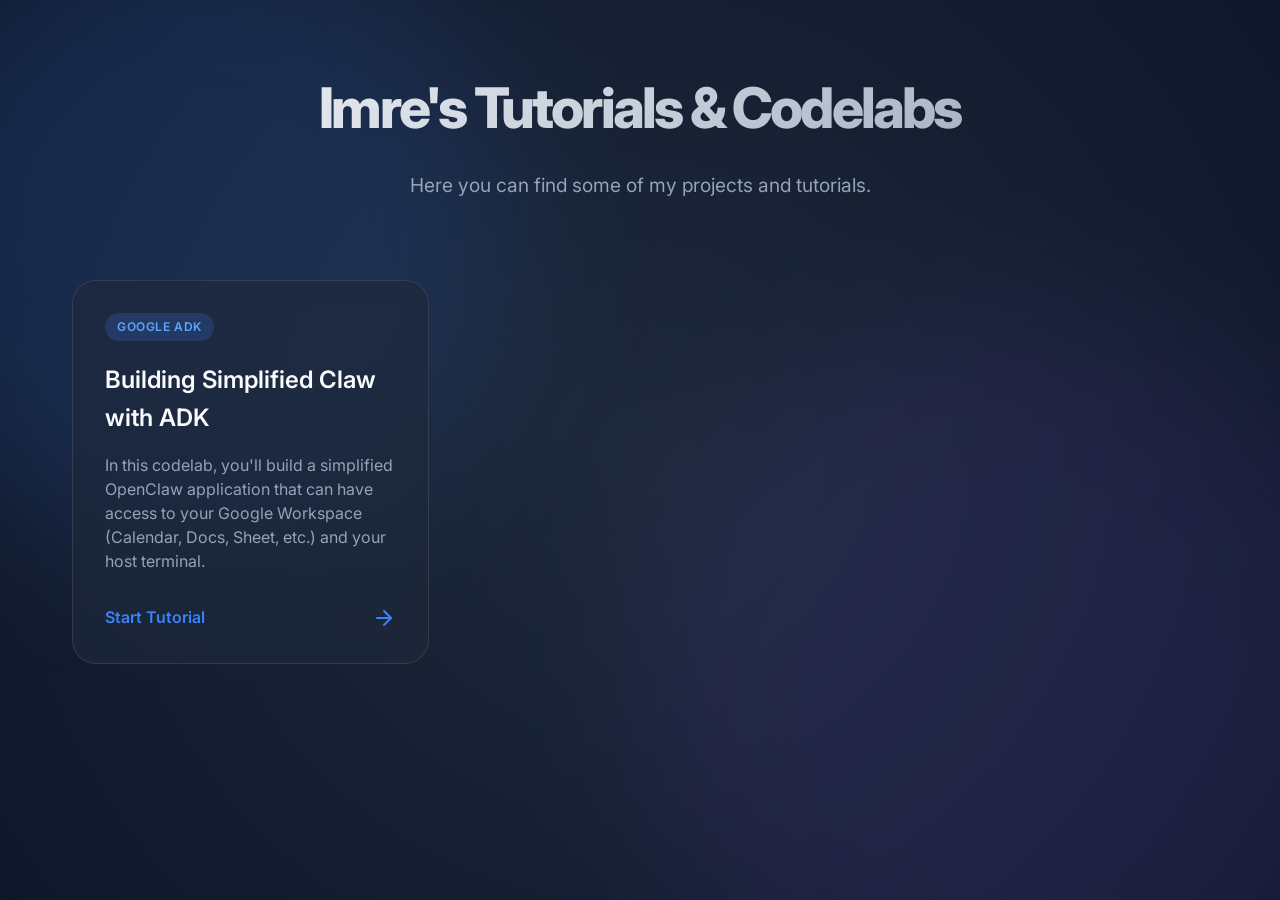
<file: index.html>
<!DOCTYPE html>
<html lang="en">
<head>
    <meta charset="UTF-8">
    <meta name="viewport" content="width=device-width, initial-scale=1.0">
    <title>Imre's Tutorials & Codelabs</title>
    <meta name="description" content="Discover tutorials and codelabs created by Imre Nagi.">
    <meta property="og:image" content="/public/hero.jpeg">
    <link href="https://fonts.googleapis.com/css2?family=Inter:wght@300;400;600;800&display=swap" rel="stylesheet">
    <link rel="stylesheet" href="index.css">
</head>
<body>
    <div class="background">
        <div class="blob blob1"></div>
        <div class="blob blob2"></div>
    </div>
    
    <div class="container">
        <header>
            <h1>Imre's Tutorials & Codelabs</h1>
            <p>Here you can find some of my projects and tutorials.</p>
        </header>
        
        <main class="tutorial-grid">
            <a href="/simplified-claw-adk/" class="tutorial-card">
                <div class="card-content">
                    <span class="badge">Google ADK</span>
                    <h2>Building Simplified Claw with ADK</h2>
                    <p>In this codelab, you'll build a simplified OpenClaw application that can have access to your Google Workspace (Calendar, Docs, Sheet, etc.) and your host terminal.</p>
                </div>
                <div class="card-footer">
                    <span>Start Tutorial</span>
                    <svg viewBox="0 0 24 24" width="24" height="24" stroke="currentColor" stroke-width="2" fill="none" stroke-linecap="round" stroke-linejoin="round" class="arrow-icon"><line x1="5" y1="12" x2="19" y2="12"></line><polyline points="12 5 19 12 12 19"></polyline></svg>
                </div>
            </a>
        </main>
    </div>
</body>
</html>
</file>
<file: index.css>
:root {
    --bg-color: #0f172a;
    --text-primary: #f8fafc;
    --text-secondary: #94a3b8;
    --card-bg: rgba(30, 41, 59, 0.7);
    --card-border: rgba(255, 255, 255, 0.1);
    --accent: #3b82f6;
    --accent-hover: #60a5fa;
}

* {
    margin: 0;
    padding: 0;
    box-sizing: border-box;
}

body {
    font-family: 'Inter', sans-serif;
    background-color: var(--bg-color);
    color: var(--text-primary);
    min-height: 100vh;
    overflow-x: hidden;
    position: relative;
    line-height: 1.6;
}

.background {
    position: fixed;
    top: 0;
    left: 0;
    width: 100vw;
    height: 100vh;
    z-index: -1;
    overflow: hidden;
    background: radial-gradient(circle at center, #1e293b 0%, #0f172a 100%);
}

.blob {
    position: absolute;
    filter: blur(80px);
    opacity: 0.5;
    border-radius: 50%;
    animation: float 20s infinite alternate;
}

.blob1 {
    top: -10%;
    left: -10%;
    width: 50vw;
    height: 50vw;
    background: rgba(59, 130, 246, 0.3);
    animation-delay: 0s;
}

.blob2 {
    bottom: -20%;
    right: -10%;
    width: 60vw;
    height: 60vw;
    background: rgba(139, 92, 246, 0.2);
    animation-delay: -5s;
}

@keyframes float {
    0% { transform: translate(0, 0) scale(1); }
    100% { transform: translate(5%, 10%) scale(1.1); }
}

.container {
    max-width: 1200px;
    margin: 0 auto;
    padding: 4rem 2rem;
}

header {
    text-align: center;
    margin-bottom: 5rem;
}

header h1 {
    font-size: 3.5rem;
    font-weight: 800;
    letter-spacing: -0.05em;
    margin-bottom: 1rem;
    background: linear-gradient(135deg, #f8fafc 0%, #94a3b8 100%);
    -webkit-background-clip: text;
    background-clip: text;
    -webkit-text-fill-color: transparent;
}

header p {
    font-size: 1.2rem;
    color: var(--text-secondary);
}

.tutorial-grid {
    display: grid;
    grid-template-columns: repeat(auto-fill, minmax(350px, 1fr));
    gap: 2rem;
}

.tutorial-card {
    display: flex;
    flex-direction: column;
    justify-content: space-between;
    background: var(--card-bg);
    border: 1px solid var(--card-border);
    border-radius: 1.5rem;
    padding: 2rem;
    text-decoration: none;
    color: inherit;
    backdrop-filter: blur(12px);
    -webkit-backdrop-filter: blur(12px);
    transition: all 0.3s cubic-bezier(0.4, 0, 0.2, 1);
    position: relative;
    overflow: hidden;
    height: 100%;
    min-height: 280px;
}

.tutorial-card::before {
    content: '';
    position: absolute;
    top: 0;
    left: 0;
    width: 100%;
    height: 100%;
    background: linear-gradient(to bottom right, rgba(255,255,255,0.1), rgba(255,255,255,0));
    opacity: 0;
    transition: opacity 0.3s ease;
    z-index: 0;
}

.tutorial-card:hover {
    transform: translateY(-5px);
    border-color: rgba(255, 255, 255, 0.2);
    box-shadow: 0 20px 40px rgba(0, 0, 0, 0.4), 0 0 20px rgba(59, 130, 246, 0.2);
}

.tutorial-card:hover::before {
    opacity: 1;
}

.card-content, .card-footer {
    position: relative;
    z-index: 1;
}

.badge {
    display: inline-block;
    background: rgba(59, 130, 246, 0.2);
    color: var(--accent-hover);
    padding: 0.25rem 0.75rem;
    border-radius: 9999px;
    font-size: 0.75rem;
    font-weight: 600;
    text-transform: uppercase;
    letter-spacing: 0.05em;
    margin-bottom: 1.25rem;
}

.tutorial-card h2 {
    font-size: 1.5rem;
    font-weight: 600;
    margin-bottom: 1rem;
}

.tutorial-card p {
    color: var(--text-secondary);
    font-size: 1rem;
    line-height: 1.5;
}

.card-footer {
    display: flex;
    align-items: center;
    justify-content: space-between;
    margin-top: 2rem;
    color: var(--accent);
    font-weight: 600;
}

.arrow-icon {
    transition: transform 0.3s ease;
}

.tutorial-card:hover .arrow-icon {
    transform: translateX(5px);
}

@media (max-width: 768px) {
    header h1 {
        font-size: 2.5rem;
    }
    
    .tutorial-grid {
        grid-template-columns: 1fr;
    }
}
</file>
